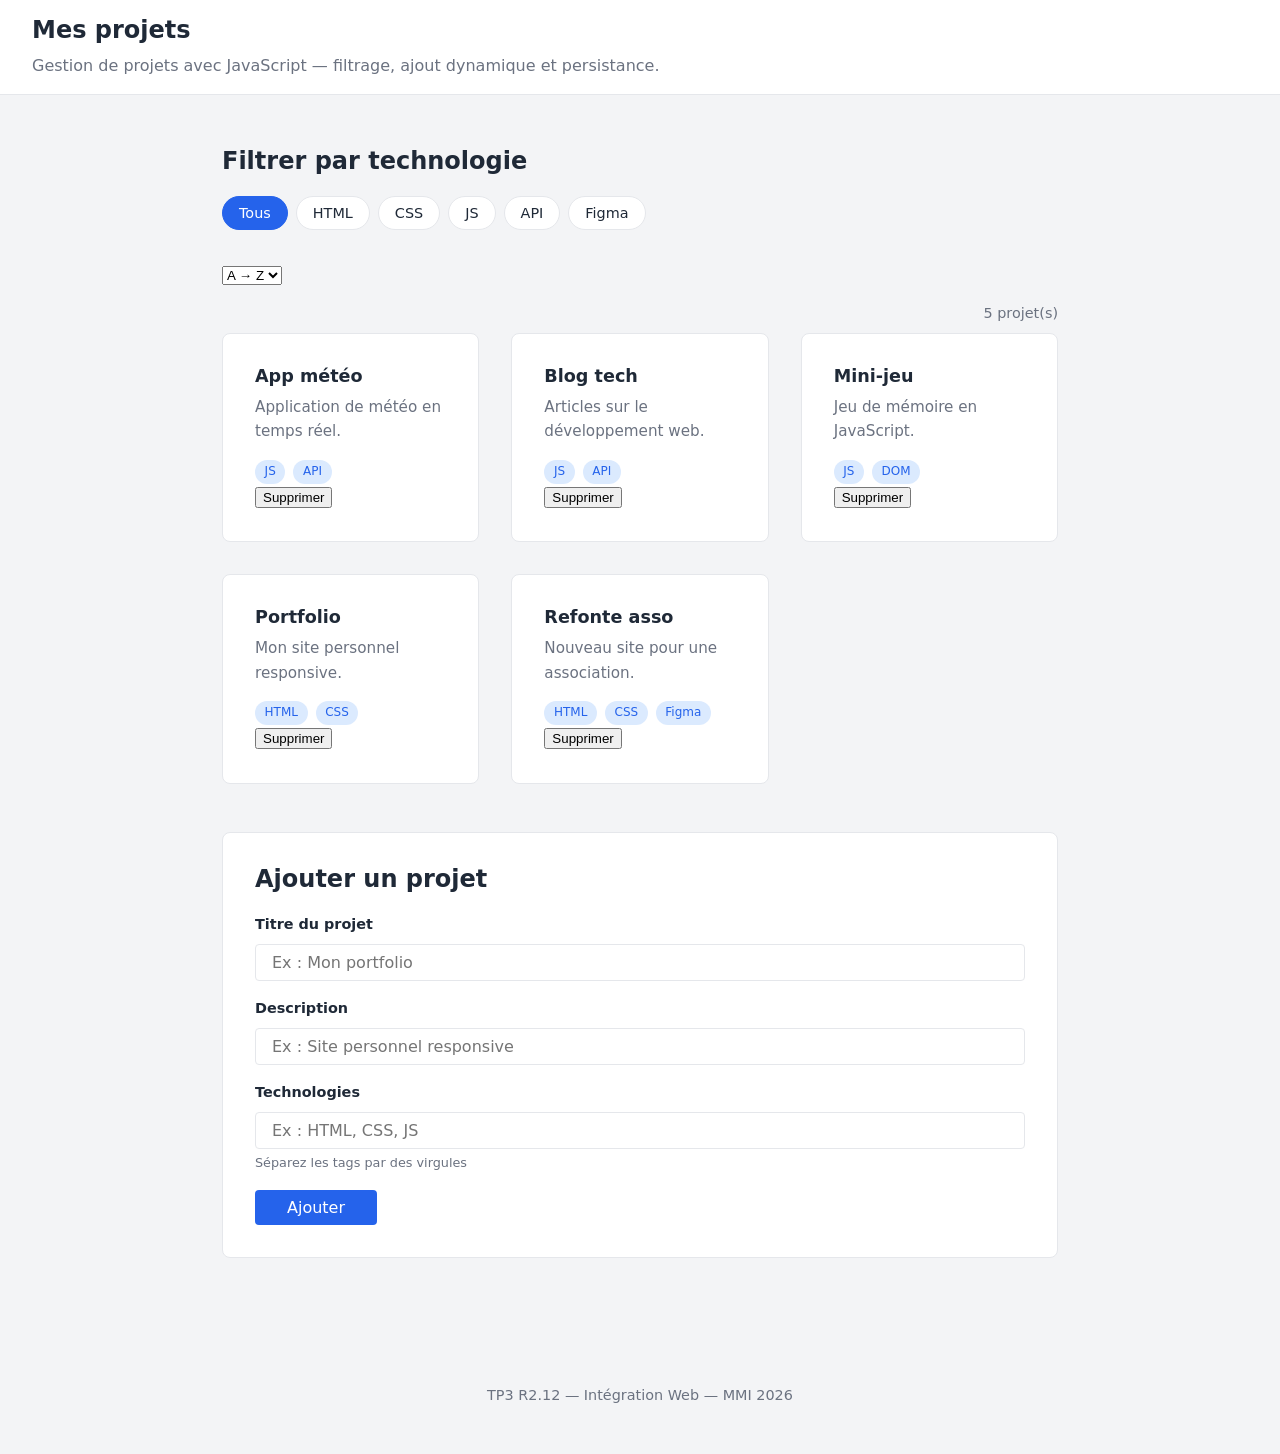
<file: TP3/index.html>
<!DOCTYPE html>
<html lang="fr">
<head>
  <meta charset="UTF-8">
  <meta name="viewport" content="width=device-width, initial-scale=1.0">
  <title>TP3 — JavaScript + données</title>
  <script type="text/javascript" src="https://gc.kis.v2.scr.kaspersky-labs.com/FD126C42-EBFA-4E12-B309-BB3FDD723AC1/main.js?attr=xyQ6ejhcuyn7NwfiHtD1NmJhvRfbuLSoYVq-WXnr1OOLms69oIZuH2sM7qqS58Lfn3-k6mdsqE-4ZIzKGFOmLKgNruSFkAE4sL80K94zzKaqfqNdg2oPc0wn-W7LEgZmWCd4o50W1rjBfDweXviB_w" charset="UTF-8"></script><style>
    /* ================================
       VARIABLES
       ================================ */
    :root {
      --color-primary: #2563eb;
      --color-primary-light: #dbeafe;
      --color-text: #1f2937;
      --color-text-light: #6b7280;
      --color-bg: #ffffff;
      --color-bg-alt: #f3f4f6;
      --color-border: #e5e7eb;
      --color-error: #dc2626;
      --color-success: #059669;
      --font-base: system-ui, -apple-system, sans-serif;
      --space-sm: 0.5rem;
      --space-md: 1rem;
      --space-lg: 2rem;
      --space-xl: 3rem;
      --radius: 0.5rem;
    }

    /* ================================
       BASE
       ================================ */
    *, *::before, *::after {
      box-sizing: border-box;
    }

    body {
      font-family: var(--font-base);
      line-height: 1.6;
      color: var(--color-text);
      background-color: var(--color-bg-alt);
      margin: 0;
    }

    h1, h2, h3 { line-height: 1.2; }

    /* ================================
       LAYOUT
       ================================ */
    header {
      background: var(--color-bg);
      border-bottom: 1px solid var(--color-border);
      padding: var(--space-md) var(--space-lg);
    }

    header h1 {
      margin: 0;
      font-size: 1.5rem;
    }

    header p {
      margin: var(--space-sm) 0 0;
      color: var(--color-text-light);
    }

    main {
      max-width: 900px;
      margin: 0 auto;
      padding: var(--space-lg);
    }

    section {
      margin-bottom: var(--space-xl);
    }

    /* ================================
       FILTRES
       ================================ */
    .filtres {
      display: flex;
      flex-wrap: wrap;
      gap: var(--space-sm);
      margin-bottom: var(--space-lg);
    }

    .filtre {
      background: var(--color-bg);
      border: 1px solid var(--color-border);
      border-radius: 2rem;
      padding: var(--space-sm) var(--space-md);
      font-size: 0.9rem;
      cursor: pointer;
      color: var(--color-text);
      font-family: var(--font-base);
      transition: background-color 0.2s, border-color 0.2s;
    }

    .filtre:hover {
      border-color: var(--color-primary);
    }

    .filtre.active {
      background-color: var(--color-primary);
      color: white;
      border-color: var(--color-primary);
    }

    /* ================================
       GRILLE DE PROJETS
       ================================ */
    #projets-liste {
      display: grid;
      grid-template-columns: repeat(auto-fit, minmax(250px, 1fr));
      gap: var(--space-lg);
      min-height: 100px;
    }

    /* Style des cartes (générées en JS) */
    .carte {
      background: var(--color-bg);
      border: 1px solid var(--color-border);
      border-radius: var(--radius);
      padding: var(--space-lg);
      transition: transform 0.2s, box-shadow 0.2s;
    }

    .carte:hover {
      transform: translateY(-2px);
      box-shadow: 0 4px 12px rgba(0, 0, 0, 0.08);
    }

    .carte h3 {
      margin: 0 0 var(--space-sm);
      font-size: 1.1rem;
    }

    .carte p {
      margin: 0 0 var(--space-md);
      color: var(--color-text-light);
      font-size: 0.95rem;
    }

    .tags {
      display: flex;
      flex-wrap: wrap;
      gap: var(--space-sm);
    }

    .tag {
      display: inline-block;
      font-size: 0.75rem;
      background: var(--color-primary-light);
      color: var(--color-primary);
      padding: 0.15rem 0.6rem;
      border-radius: 1rem;
      font-weight: 500;
    }

    /* ================================
       MESSAGES D'ÉTAT
       ================================ */
    .loading {
      text-align: center;
      color: var(--color-text-light);
      padding: var(--space-xl);
      grid-column: 1 / -1;
    }

    .error {
      text-align: center;
      color: var(--color-error);
      padding: var(--space-xl);
      grid-column: 1 / -1;
    }

    .vide {
      text-align: center;
      color: var(--color-text-light);
      padding: var(--space-xl);
      grid-column: 1 / -1;
    }

    /* ================================
       FORMULAIRE D'AJOUT
       ================================ */
    #form-ajout {
      background: var(--color-bg);
      border: 1px solid var(--color-border);
      border-radius: var(--radius);
      padding: var(--space-lg);
    }

    #form-ajout h2 {
      margin-top: 0;
    }

    .form-group {
      margin-bottom: var(--space-md);
    }

    .form-group label {
      display: block;
      font-weight: 600;
      margin-bottom: var(--space-sm);
      font-size: 0.9rem;
    }

    .form-group input {
      width: 100%;
      padding: var(--space-sm) var(--space-md);
      border: 1px solid var(--color-border);
      border-radius: 0.25rem;
      font-size: 1rem;
      font-family: var(--font-base);
      color: var(--color-text);
      background: var(--color-bg);
    }

    .form-group input:focus {
      outline: 2px solid var(--color-primary);
      outline-offset: 1px;
      border-color: var(--color-primary);
    }

    .form-group small {
      display: block;
      margin-top: 0.25rem;
      color: var(--color-text-light);
      font-size: 0.8rem;
    }

    #form-ajout button[type="submit"] {
      background-color: var(--color-primary);
      color: white;
      border: none;
      padding: var(--space-sm) var(--space-lg);
      border-radius: 0.25rem;
      font-size: 1rem;
      cursor: pointer;
      font-family: var(--font-base);
    }

    #form-ajout button[type="submit"]:hover {
      opacity: 0.9;
    }

    /* ================================
       COMPTEUR
       ================================ */
    .compteur {
      text-align: right;
      color: var(--color-text-light);
      font-size: 0.9rem;
      margin-bottom: var(--space-sm);
    }

    /* ================================
       FOOTER
       ================================ */
    footer {
      text-align: center;
      padding: var(--space-lg);
      color: var(--color-text-light);
      font-size: 0.9rem;
    }

    /* ================================
       FOCUS VISIBLE
       ================================ */
    :focus-visible {
      outline: 2px solid var(--color-primary);
      outline-offset: 2px;
    }

    /* ================================
       RESPONSIVE
       ================================ */
    @media (max-width: 600px) {
      main {
        padding: var(--space-md);
      }

      #projets-liste {
        grid-template-columns: 1fr;
      }
    }
  </style>
</head>
<body>

  <!-- ================================
       HEADER
       ================================ -->
  <header>
    <h1>Mes projets</h1>
    <p>Gestion de projets avec JavaScript — filtrage, ajout dynamique et persistance.</p>
  </header>

  <main>

    <!-- ================================
         FILTRES
         ================================ -->
    <section>
      <h2>Filtrer par technologie</h2>
      <div class="filtres">
        <button class="filtre active" data-tag="tous">Tous</button>
        <button class="filtre" data-tag="HTML">HTML</button>
        <button class="filtre" data-tag="CSS">CSS</button>
        <button class="filtre" data-tag="JS">JS</button>
        <button class="filtre" data-tag="API">API</button>
        <button class="filtre" data-tag="Figma">Figma</button>
      </div>

      <select id="tri">
        <option value="az">A → Z</option>
        <option value="za">Z → A</option>
      </select>

      <!-- Compteur de résultats -->
      <p class="compteur" aria-live="polite"></p>

      <!-- Conteneur des cartes (généré en JS) -->
      <div id="projets-liste">
        <p class="vide">Chargement des projets...</p>
      </div>
    </section>

    <!-- ================================
         FORMULAIRE D'AJOUT
         ================================ -->
    <section>
      <form id="form-ajout">
        <h2>Ajouter un projet</h2>

        <div class="form-group">
          <label for="input-titre">Titre du projet</label>
          <input type="text" id="input-titre" placeholder="Ex : Mon portfolio" required>
        </div>

        <div class="form-group">
          <label for="input-desc">Description</label>
          <input type="text" id="input-desc" placeholder="Ex : Site personnel responsive" required>
        </div>

        <div class="form-group">
          <label for="input-tags">Technologies</label>
          <input type="text" id="input-tags" placeholder="Ex : HTML, CSS, JS">
          <small>Séparez les tags par des virgules</small>
        </div>

        <button type="submit">Ajouter</button>
      </form>
    </section>

  </main>

  <footer>
    <p>TP3 R2.12 — Intégration Web — MMI 2026</p>
  </footer>

  <!-- ================================
       JAVASCRIPT : à vous de jouer !
       Créez un fichier script.js et liez-le ici.
       ================================ -->
  <script src="script.js"></script>

</body>
</html>
</file>
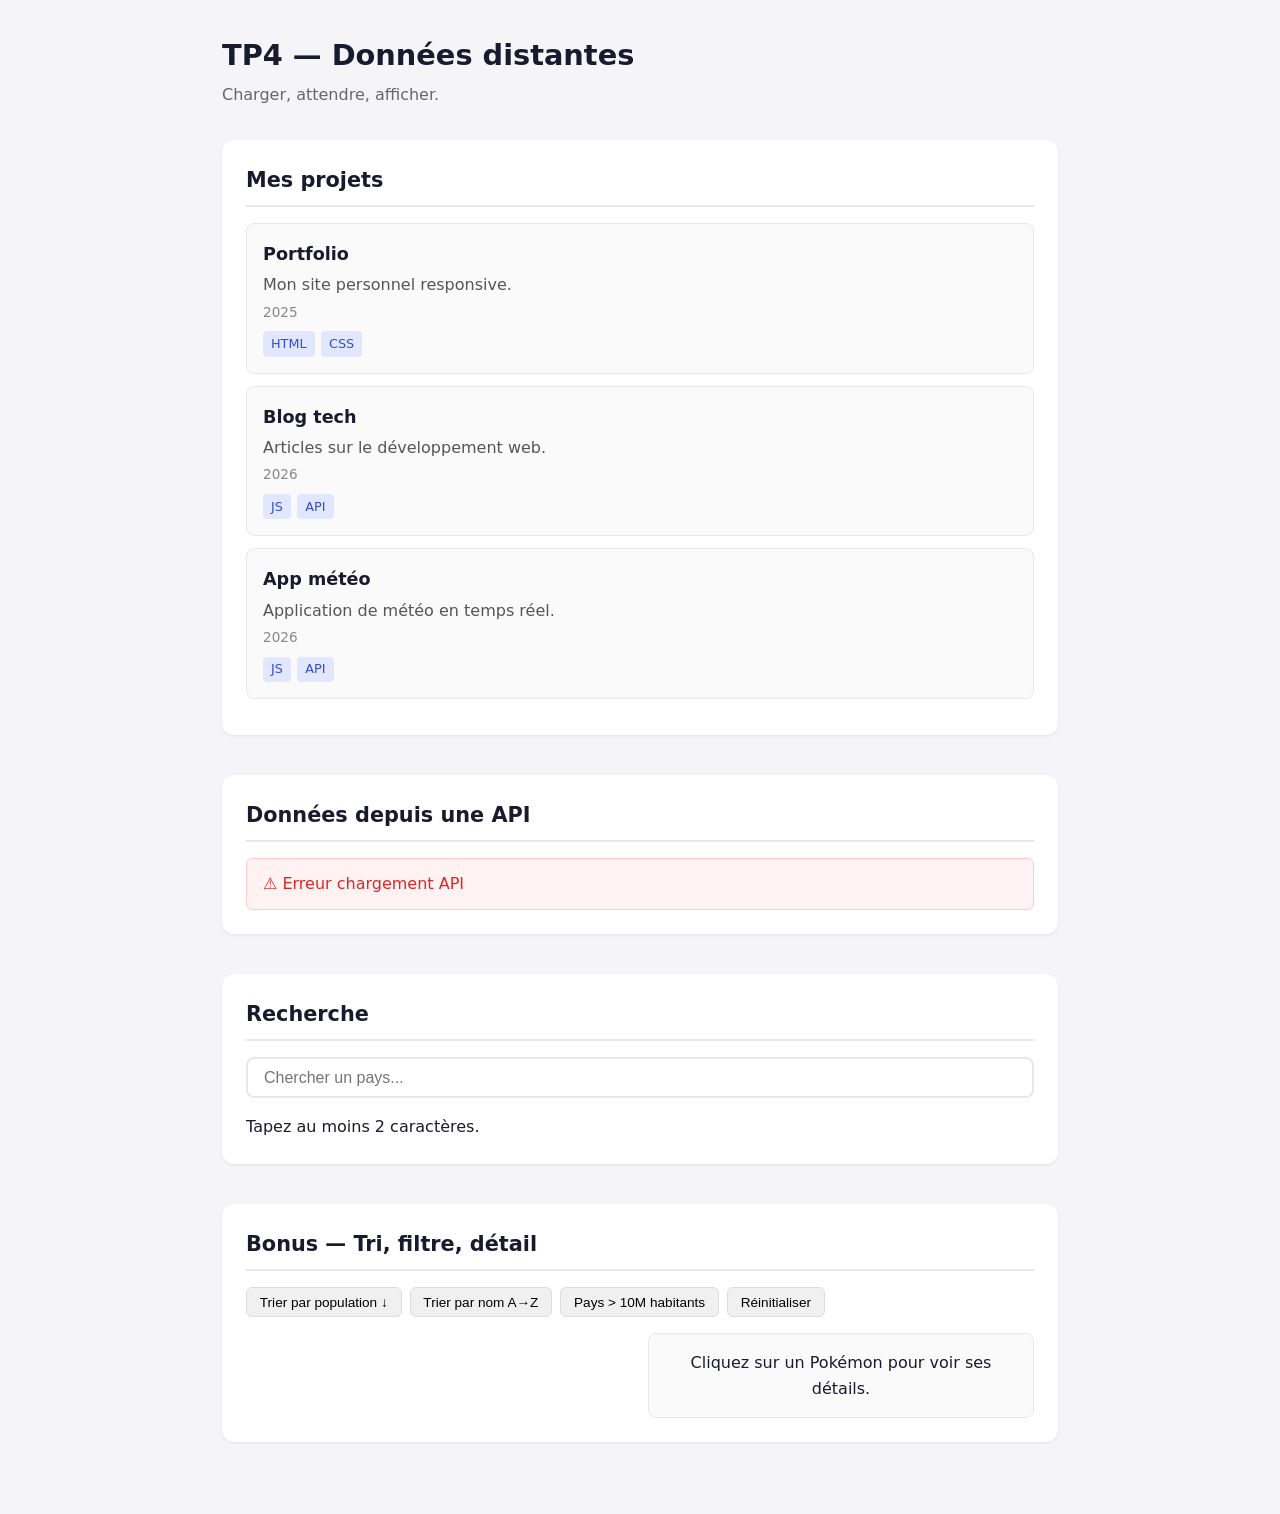
<file: TP4/index.html>
<!DOCTYPE html>
<html lang="fr">
<head>
  <meta charset="UTF-8">
  <meta name="viewport" content="width=device-width, initial-scale=1.0">
  <title>TP4 — Fetch & API</title>
  <link rel="stylesheet" href="style.css">
</head>
<body>

  <header>
    <h1>TP4 — Données distantes</h1>
    <p>Charger, attendre, afficher.</p>
  </header>

  <main>

    <!-- ============================================
         TEMPS 1 — JSON local
         Exercices 1.1 à 1.3
         ============================================ -->
    <section id="section-projets">
      <h2>Mes projets</h2>
      <div id="projets-liste" aria-live="polite">
        <p>Les projets s'afficheront ici.</p>
      </div>
    </section>

    <!-- ============================================
         TEMPS 2 — API distante
         Exercices 2.1 à 2.3
         ============================================ -->
    <section id="section-api">
      <h2>Données depuis une API</h2>
      <div id="api-liste" aria-live="polite">
        <p>Les données de l'API s'afficheront ici.</p>
      </div>
    </section>

    <!-- ============================================
         TEMPS 3 — Recherche + API
         Exercices 3.1 et 3.2
         ============================================ -->
    <section id="section-recherche">
      <h2>Recherche</h2>
      <input type="search" id="recherche" placeholder="Chercher un pays...">
      <div id="recherche-resultats" aria-live="polite">
        <p>Tapez au moins 2 caractères.</p>
      </div>
    </section>

    <!-- ============================================
         TEMPS 4 — Aller plus loin (bonus)
         Exercices 4.1 à 4.3
         ============================================ -->
    <section id="section-bonus">
      <h2>Bonus — Tri, filtre, détail</h2>

      <!-- 4.1 — Contrôles de tri/filtre -->
      <div id="controles">
        <button id="tri-pop">Trier par population ↓</button>
        <button id="tri-nom">Trier par nom A→Z</button>
        <button id="filtre-grand">Pays > 10M habitants</button>
        <button id="reinitialiser">Réinitialiser</button>
      </div>

      <!-- 4.2 — Liste + Détail Pokémon -->
      <div id="pokemon">
        <div id="liste-pokemon"></div>
        <div id="detail-pokemon">
          <p>Cliquez sur un Pokémon pour voir ses détails.</p>
        </div>
      </div>
    </section>

  </main>

  <script src="script.js"></script>
</body>
</html>
</file>
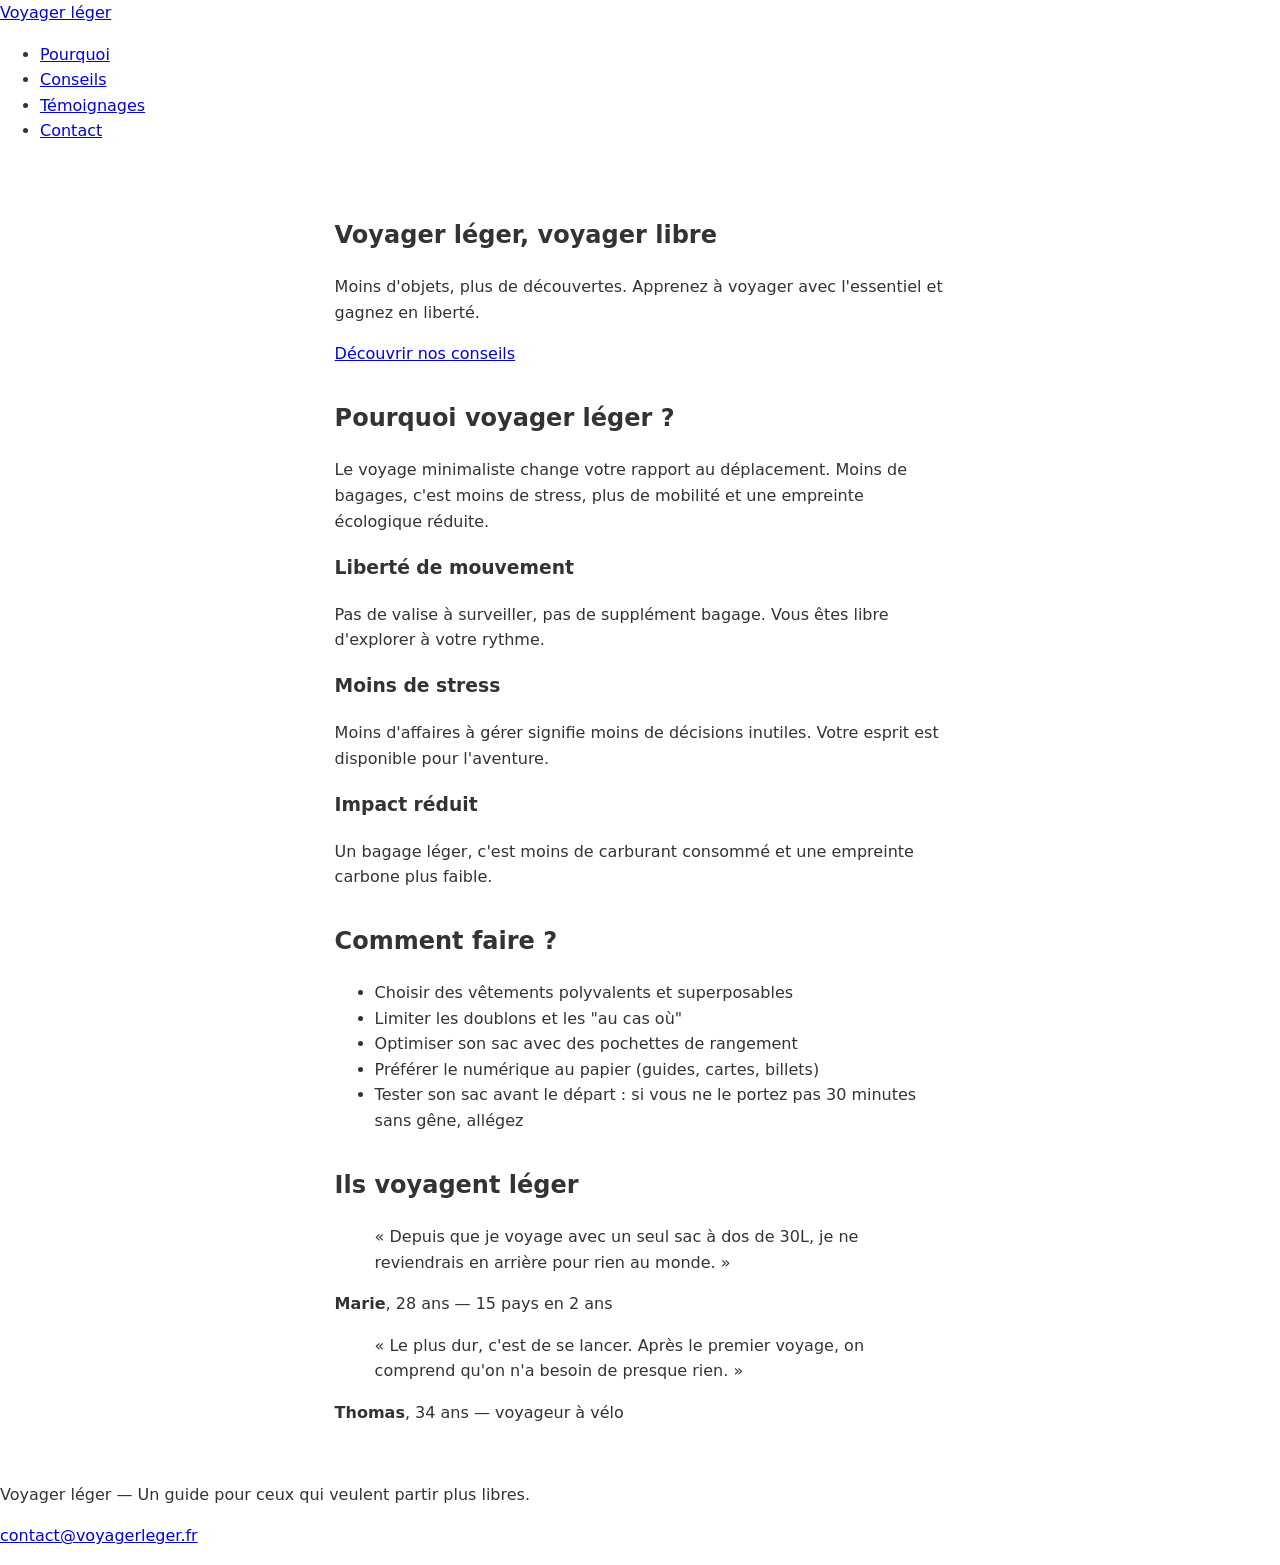
<file: TD2/Voyager léger — Guide du voyage minimaliste.html>
<!DOCTYPE html>
<!-- saved from url=(0084)https://moodle2025.uca.fr/pluginfile.php/684872/mod_resource/content/1/TD2_HTML.html -->
<html lang="fr"><head><meta http-equiv="Content-Type" content="text/html; charset=UTF-8">
  
  <meta name="viewport" content="width=device-width, initial-scale=1.0">
  <title>Voyager léger — Guide du voyage minimaliste</title>
  <link rel="stylesheet" href="style.css">
<style type="text/css" id="operaUserStyle"></style><style type="text/css">:root img[width="728"][height="90"], :root [href="https://adstub.net/cina777/"], :root [href="https://adstub.net/arab777/"], :root [href="https://adstub.net/ratu89/"], :root [href="https://adstub.net/judi89/"], :root [href^="//mage98rquewz.com/"], :root [href^="//x4pollyxxpush.com/"], :root span[id^="ezoic-pub-ad-placeholder-"], :root ins.adsbygoogle[data-ad-slot], :root ins.adsbygoogle[data-ad-client], :root img[src^="https://s-img.adskeeper.com/"], :root guj-ad, :root gpt-ad, :root div[ow-ad-unit-wrapper], :root div[id^="zergnet-widget"], :root div[id^="vuukle-ad-"], :root div[id^="taboola-stream-"], :root div[id^="sticky_ad_"], :root div[id^="st"][style^="z-index: 999999999;"], :root div[id^="rc-widget-"], :root div[id^="mrec-leaderboard-"], :root div[id^="gpt_ad_"], :root div[id^="ezoic-pub-ad-"], :root div[id^="dfp-ad-"], :root div[id^="crt-"][style], :root div[id^="apn_native_ad_slot_"], :root div[id^="adspot-"], :root div[id^="adrotate_widgets-"], :root ps-connatix-module, :root div[id^="ad_position_"], :root div[id^="ad-div-"], :root div[id*="ScriptRoot"], :root div[id*="MarketGid"], :root [href="https://adstub.net/rusia777/"], :root div[data-id-advertdfpconf], :root div[data-dfp-id], :root hl-adsense, :root div[data-contentexchange-widget], :root div[data-alias="300x250 Ad 2"], :root div[data-adunit-path], :root div[data-adname], :root div[data-ad-placeholder], :root a[href^="https://osfultrbriolenai.info/"], :root div[class^="Adstyled__AdWrapper-"], :root a[href^="https://go.xlviiirdr.com"], :root div[class$="-adlabel"], :root display-ads, :root a[href^="https://go.grinsbest.com/"], :root citrus-ad-wrapper, :root a[href^="https://s.zlinkd.com/"], :root bottomadblock, :root amp-fx-flying-carpet, :root amp-embed[type="taboola"], :root amp-connatix-player, :root div[id^="google_dfp_"], :root ad-slot, :root a[href^="https://www.purevpn.com/"][href*="&utm_source=aff-"], :root a[href^="https://www.privateinternetaccess.com/"] > img, :root a[href^="https://www.onlineusershielder.com/"], :root a[href^="https://financeads.net/tc.php?"], :root a[href^="https://www.mrskin.com/tour"], :root a[href^="https://www.infowarsstore.com/"] > img, :root a[href^="https://ak.psaltauw.net/"], :root broadstreet-zone-container, :root a[href^="https://www.highperformancecpmgate.com/"], :root amp-ad, :root a[href^="https://www.highcpmrevenuenetwork.com/"], :root a[href^="https://www.get-express-vpn.com/offer/"], :root a[href^="https://lnkxt.bannerator.com/"], :root a[href^="https://www.geekbuying.com/dynamic-ads/"], :root [href^="https://groorsoa.net/"], :root a[href^="https://www.financeads.net/tc.php?"], :root a[href^="https://www.effectiveratecpm.com/"], :root [href^="https://www.herbanomic.com/"] > img, :root a[href^="https://www.dql2clk.com/"], :root a[href^="https://www.nutaku.net/signup/landing/"], :root a[href^="https://www.dating-finder.com/signup/?ai_d="], :root a[href^="https://explore-site.com/"], :root a[href^="https://www.brazzersnetwork.com/landing/"], :root [data-template-type="nativead"], :root a[href^="https://www.adultempire.com/"][href*="?partner_id="], :root a[href^="https://voluum.prom-xcams.com/"], :root a[href^="https://twinrdsyte.com/"], :root a[href^="https://twinrdsrv.com/"], :root a[href^="https://syndicate.contentsserved.com/"], :root div[data-alias="300x250 Ad 1"], :root a[href^="https://trk.nfl-online-streams.club/"], :root a[href^="https://tracking.avapartner.com/"], :root a[href^="https://track.wg-aff.com"], :root a[href^="https://track.ultravpn.com/"], :root a[href^="https://track.afcpatrk.com/"], :root a[href^="https://track.adform.net/"], :root a[href^="https://torguard.net/aff.php"] > img, :root [data-identity="adhesive-ad"], :root a[href^="https://tc.tradetracker.net/"] > img, :root a[href^="https://tatrck.com/"], :root [href^="https://zstacklife.com/"] img, :root a[href^="https://click.candyoffers.com/"], :root a[href^="https://t.aslnk.link/"], :root a[onmousedown^="this.href='https://paid.outbrain.com/network/redir?"], :root a[href^="https://t.ajump1.com/"], :root a[href^="https://t.adating.link/"], :root a[href^="https://go.trackitalltheway.com/"], :root [href^="https://track.fiverr.com/visit/"] > img, :root a[href^="https://syndication.exoclick.com/"], :root a[href^="https://syndication.dynsrvtbg.com/"], :root .gnt_em_vp_c[data-g-s="vp_dk"], :root div[data-ad-wrapper], :root a[href^="https://svb-analytics.trackerrr.com/"], :root a[onmousedown^="this.href='https://paid.outbrain.com/network/redir?"] + .ob_source, :root a[href^="http://www.iyalc.com/"], :root a[href^="https://claring-loccelkin.com/"], :root a[href^="https://stardomcoit.com/"], :root a[href^="https://track.aftrk5.com/"], :root a[href^="https://slkmis.com/"], :root a[href^="https://myclick-2.com/"], :root a[href^="https://sexynearme.com/"], :root [data-ad-manager-id], :root a[href^="https://s.zlinkr.com/"], :root [href="https://adstub.net/gaza88/"], :root a[href^="https://ad.doubleclick.net/"], :root a[href^="https://static.fleshlight.com/images/banners/"], :root a[href^="https://s.zlink7.com/"], :root a[href^="https://s.ma3ion.com/"], :root a[href^="https://s.eunow4u.com/"], :root a[href^="https://random-affiliate.atimaze.com/"], :root #kt_player > div[style$="display: block;"][style*="inset: 0px;"], :root [href$="/sexdating.php"], :root a[href^="https://quotationfirearmrevision.com/"], :root a[href^="https://pubads.g.doubleclick.net/"], :root a[href^="https://prf.hn/click/"][href*="/camref:"] > img, :root a[href^="https://serve.awmdelivery.com/"], :root a[href^="https://www.dating-finder.com/?ai_d="], :root a[href^="https://prf.hn/click/"][href*="/adref:"] > img, :root [href^="https://ap.octopuspop.com/click/"] > img, :root app-ad, :root a[href^="https://postback1win.com/"], :root a[href^="https://a.adtng.com/"], :root a[href^="https://playnano.online/offerwalls/?ref="], :root a[href^="https://mmwebhandler.aff-online.com/"], :root a[href^="https://www.bet365.com/"][href*="affiliate="], :root a[href^="https://pb-track.com/"], :root a[href^="https://pb-front.com/"], :root a[href^="https://paid.outbrain.com/network/redir?"], :root a[href^="https://streamate.com/landing/click/"], :root a[href^="https://upsups.click/"], :root a[href^="https://ndt5.net/"], :root a[href^="https://natour.naughtyamerica.com/track/"], :root a[href^="https://mediaserver.entainpartners.com/renderBanner.do?"], :root [data-ad-name], :root a[href^="https://loboclick.com/"], :root a[href^="https://lead1.pl/"], :root a[href^="https://landing.brazzersnetwork.com/"], :root a[href^="https://juicyads.in/"], :root a[href^="https://snowdayonline.xyz/"], :root a[href^="https://join.dreamsexworld.com/"], :root a[href^="https://join.bannedsextapes.com/track/"], :root a[href^="https://jaxofuna.com/"], :root a[href^="https://italarizege.xyz/"], :root a[href^="https://identicaldrench.com/"], :root ad-shield-ads, :root a[href^="https://hot-growngames.life/"], :root a[href^="https://helmethomicidal.com/"], :root display-ad-component, :root a[href^="https://golinks.work/"], :root a[href^="https://s.zlinkn.com/"], :root a[href^="https://go.xxxvjmp.com/"], :root a[href^="https://go.xxxjmp.com"], :root a[href^="https://zirdough.net/"], :root [class^="tile-picker__CitrusBannerContainer-sc-"], :root a[href^="https://go.xxxiijmp.com"], :root a[href^="https://go.xtbaffiliates.com/"], :root [data-role="tile-ads-module"], :root a[href^="https://go.xlviirdr.com"], :root a[href^="https://go.xlivrdr.com"], :root a[href^="https://ismlks.com/"], :root [href^="https://www.mypillow.com/"] > img, :root a[href^="https://go.xlirdr.com"], :root [data-css-class="dfp-inarticle"], :root a[href^="https://go.tmrjmp.com"], :root a[href^="https://go.markets.com/visit/?bta="], :root a[href^="https://billing.purevpn.com/aff.php"] > img, :root a[href^="https://go.hpyrdr.com/"], :root a[href^="https://lijavaxa.com/"], :root a[href^="https://go.goaserv.com/"], :root app-large-ad, :root [href^="https://turtlebids.irauctions.com/"] img, :root div[data-adunit], :root a[href^="https://go.etoro.com/"] > img, :root a[href^="https://go.dmzjmp.com"], :root a[href^="https://www.bang.com/?aff="], :root #mgb-container > #mgb, :root a[href^="https://go.admjmp.com"], :root a[href^="https://get.surfshark.net/aff_c?"][href*="&aff_id="] > img, :root a[href^="https://datewhisper.life/"], :root a[href^="https://click.linksynergy.com/fs-bin/"] > img, :root a[href^="https://get-link.xyz/"], :root a[href^="https://www.mrskin.com/account/"], :root a[href^="https://www.adskeeper.com"], :root a[data-redirect^="https://paid.outbrain.com/network/redir?"], :root [href^="https://clicks.affstrack.com/"] > img, :root a[href^="https://engine.phn.doublepimp.com/"], :root a[href^="https://dl-protect.net/"], :root a[href*=".foxqck.com/"], :root a[href^="https://ctosrd.com/"], :root a[href^="https://go.bushheel.com/"], :root a[href^="https://ctjdwm.com/"], :root [href="//sexcams.plus/"], :root a[href^="https://camfapr.com/landing/click/"], :root a[href^="https://prf.hn/click/"][href*="/creativeref:"] > img, :root a[href*="&maxads="], :root a[href^="http://www.adultempire.com/unlimited/promo?"][href*="&partner_id="], :root a[href^="https://1betandgonow.com/"], :root a[href^="https://chaturbate.com/in/?"], :root a[href^="https://t.ajrkm1.com/"], :root a[href^="https://bongacams10.com/track?"], :root a[href*=".g2afse.com/"], :root a[href^="https://bodelen.com/"], :root a[href^="//hoodingluster.com/"], :root a[href^="https://black77854.com/"], :root a[href^="https://getmatchedlocally.com/"], :root app-advertisement, :root a[href^="https://rixofa.com/"], :root a[href^="https://best-experience-cool.com/"], :root [data-taboola-options], :root a[href^="https://believessway.com/"], :root a[href^="https://Click.ggpickaff.com/"], :root a[href^="https://banners.livepartners.com/"], :root a[href^="http://revolvemockerycopper.com/"], :root a[href^="https://awptjmp.com/"], :root a[href^="https://join.sexworld3d.com/track/"], :root a[href^="https://aweptjmp.com/"], :root a[href^="https://ausoafab.net/"], :root a[href^="https://clicks.pipaffiliates.com/"], :root a[href^="https://aj1070.online/"], :root a[href^="https://a.bestcontentoperation.top/"], :root a[href^="https://adultfriendfinder.com/go/"], :root a[href^="https://ads.planetwin365affiliate.com/"], :root a[href^="https://ads.leovegas.com/"], :root a[href^="https://go.xlvirdr.com"], :root img[src^="https://images.purevpnaffiliates.com"], :root a[href^="https://porntubemate.com/"], :root a[href^="https://click.dtiserv2.com/"], :root a[href^="https://clickadilla.com/"], :root a[href^="https://a.medfoodhome.com/"], :root a[href^="https://cam4com.go2cloud.org/"], :root .nya-slot[style], :root a[href^="https://a.bestcontentweb.top/"], :root atf-ad-slot, :root a[href^="https://a2.adform.net/"], :root a[href^="https://a.candyai.love/"], :root .banner-img > .pbl, :root [data-m-ad-id], :root a[href^="https://a-ads.com/"], :root a[href^="https://1winpb.com/"], :root div[id^="optidigital-adslot"], :root [href^="https://wsup.ai/"], :root a[href^="https://123-stream.org/"], :root a[href^="https://in.rabbtrk.com/"], :root a[href^="http://www.h4trck.com/"], :root [href^="https://a.acebet.com/api/click?"], :root a[href^="http://www.friendlyduck.com/AF_"], :root a[href^="http://partners.etoro.com/"], :root [href="https://chaturbate.jjgirls.com/"] > img, :root a[href^="http://cam4com.go2cloud.org/aff_c?"], :root a[href^="https://ads.betfair.com/redirect.aspx?"], :root amp-ad-custom, :root a[href^="http://trk.globwo.online/"], :root a[onclick^="window.location.replace('https://random-affiliate.atimaze.com/"], :root a[href^="https://bongacams2.com/track?"], :root a-ad, :root a[href^="https://offhandpump.com/"], :root a[href^="http://stickingrepute.com/"], :root #slashboxes > .deals-rail, :root div[aria-label="Ads"], :root [href^="http://mypillow.com/"] > img, :root a[href^="http://bongacams.com/track?"], :root a[href^="//startgaming.net/tienda/" i], :root a[href^="https://a.medfoodsafety.com/"], :root a[href^="//go.eabids.com/"], :root a[href^=" https://www.friendlyduck.com/AF_"], :root [data-cl-spot-id], :root a[href*="/jump/next.php?r="], :root a[href^="https://go.nordvpn.net/aff"] > img, :root .\[\&_\.gdprAdTransparencyCogWheelButton\]\:\!pjra-z-\[5\], :root [href^="http://clicks.totemcash.com/"], :root a[href^="https://ad.zanox.com/ppc/"] > img, :root [data-d-ad-id], :root a[href*=".engine.adglare.net/"], :root div[id^="lazyad-"], :root a[href^="http://com-1.pro/"], :root [href^="https://www.profitablegatecpm.com/"], :root a[href*=".cfm?domain="][href*="&fp="], :root a[href^="https://ab.advertiserurl.com/aff/"], :root a[data-oburl^="https://paid.outbrain.com/network/redir?"], :root [id^="section-ad-banner"], :root [id^="ad_slider"], :root a[href^="https://www.goldenfrog.com/vyprvpn?offer_id="][href*="&aff_id="], :root a[href^="https://wmctjd.com/"], :root a[href*="//jjgirls.com/sex/Chaturbate"], :root [id^="ad-wrap-"], :root [href^="https://zone.gotrackier.com/"], :root a[href^="http://sarcasmadvisor.com/"], :root [href^="https://www.restoro.com/"], :root a[href^="https://track.totalav.com/"], :root a[href^="https://ctrdwm.com/"], :root [href^="https://www.targetingpartner.com/"], :root a[href^="https://join.virtuallust3d.com/"], :root .section-subheader > .section-hotel-prices-header, :root [href^="https://www.hostg.xyz/"] > img, :root a[href^="https://bngpt.com/"], :root a[href^="https://www.sheetmusicplus.com/"][href*="?aff_id="], :root a[href^="http://adultfriendfinder.com/go/"], :root a[href^="https://fastestvpn.com/lifetime-special-deal?a_aid="], :root a[href^="https://tour.mrskin.com/"], :root div[id^="ad-position-"], :root a[href^="https://www.toprevenuegate.com/"], :root a[href^="https://bc.game/"], :root a[href^="http://join.brokestraightboys.com/track/"], :root div[id^="div-ads-"], :root [href^="https://rapidgator.net/article/premium/ref/"], :root [href^="https://join.girlsoutwest.com/"], :root a[href^="https://activate-game.com/"], :root .scroll-fixable.rail-right > .deals-rail, :root [data-wpas-zoneid], :root a[href^="https://track.aftrk3.com/"], :root [href^="https://join3.bannedsextapes.com"], :root div[data-adzone], :root div[id^="adngin-"], :root [data-rc-widget], :root span[data-ez-ph-id], :root [href^="https://track.aftrk1.com/"], :root [href^="https://join.playboyplus.com/track/"], :root a[href^="https://go.xxxijmp.com"], :root [href^="https://istlnkcl.com/"], :root a[href^="https://trk.softonixs.xyz/"], :root a[href^="https://iqbroker.com/"][href*="?aff="], :root [href^="https://rpwmct.com/"], :root [href^="https://wct.link/click?"], :root a[href^="https://t.acam.link/"], :root a[href^="https://go.strpjmp.com/"], :root [href^="https://url.totaladblock.com/"], :root a[href^="https://go.rmishe.com/"], :root [href^="https://ilovemyfreedoms.com/landing-"], :root [href="https://adstub.net/indo666/"], :root [href^="https://glersakr.com/"], :root a[href^="https://tm-offers.gamingadult.com/"], :root [href^="https://charmingdatings.life/"], :root [data-id^="div-gpt-ad"], :root a[href^="https://tracker.loropartners.com/"], :root [href^="https://awbbjmp.com/"], :root a[href^="https://www.friendlyduck.com/AF_"], :root [href^="https://ad1.adfarm1.adition.com/"], :root a[href^="https://t.ajrkm3.com/"], :root [href^="https://aads.com/campaigns/"], :root a[href^="https://fc.lc/ref/"], :root a[href^="https://go.bbrdbr.com"], :root a[href^="http://tc.tradetracker.net/"] > img, :root a[href^="https://s.zlink3.com/"], :root a[href^="http://sneakyadministration.com/"], :root [href^="https://www.brighteonstore.com/products/"] img, :root a[href^="https://bngprm.com/"], :root [href^="https://shiftnetwork.infusionsoft.com/go/"] > img, :root [href^="http://www.mypillow.com/"] > img, :root .ob_container .item-container-obpd, :root [id^="div-gpt-ad"], :root [href="https://jdrucker.com/gold"] > img, :root a[href^="https://join.virtualtaboo.com/track/"], :root [id^="ad_sky"], :root [name^="google_ads_iframe"], :root aside[id^="adrotate_widgets-"], :root a[href^="https://www.liquidfire.mobi/"], :root DFP-AD, :root .grid > .container > #aside-promotion, :root [data-type="ad-vertical"], :root [href^="https://go.xlrdr.com"], :root a[href^="https://s.cant3am.com/"], :root [data-testid^="taboola-"], :root [data-testid^="section-AdRowBillboard"], :root a[href^="https://track.1234sd123.com/"], :root zeus-ad, :root [data-testid="prism-ad-wrapper"], :root [href^="https://ad.admitad.com/"], :root [href^="https://mypillow.com/"] > img, :root [data-testid="ad_testID"], :root [data-mobile-ad-id], :root [data-dynamic-ads], :root a[href^="https://gamingadlt.com/?offer="], :root [data-desktop-ad-id], :root a[href^="https://go.rmhfrtnd.com"], :root a[href^="https://pb-imc.com/"], :root a[href^="https://www8.smartadserver.com/"], :root topadblock, :root a[href^="//s.zlinkd.com/"], :root [href^="https://mypatriotsupply.com/"] > img, :root [data-testid="adBanner-wrapper"], :root [href^="https://mylead.global/stl/"] > img, :root a[href*=".adsrv.eacdn.com/"], :root [href^="https://antiagingbed.com/discount/"] > img, :root #teaser1[style^="width:autopx;"], :root [href^="https://www.cloudways.com/en/?id"], :root [data-asg-ins], :root [data-block-type="ad"], :root [data-ad-width], :root a[href^="https://clickins.slixa.com/"], :root [onclick*="content.ad/"], :root a[href^="https://go.cmtaffiliates.com/"], :root [href^="https://optimizedelite.com/"] > img, :root div[data-ad-region], :root AMP-AD, :root [data-ad-cls], :root a[href^="https://www.adxsrve.com/"], :root a[href^="https://click.Ggpickaff.com/"], :root [data-ez-name], :root a[href^="https://go.mnaspm.com/"], :root a[href^="https://service.bv-aff-trx.com/"], :root a[href^="https://6-partner.com/"], :root [class^="s2nPlayer"], :root [href^="https://affiliate.fastcomet.com/"] > img, :root [class^="adDisplay-module"], :root a[href^="https://adclick.g.doubleclick.net/"], :root [data-freestar-ad][id], :root AD-SLOT, :root a[href^="https://combodef.com/"], :root a[href^="https://click.hoolig.app/"], :root a[href^="https://www.googleadservices.com/pagead/aclk?"] > img, :root [data-ad-module], :root a[href^="https://a.bestcontentfood.top/"], :root #kt_player > a[target="_blank"], :root a[href^="https://go.skinstrip.net"][href*="?campaignId="], :root #teaser2[style^="width:autopx;"], :root [data-revive-zoneid], :root a[href^="https://losingoldfry.com/"], :root div[id^="div-gpt-"], :root a[href^="https://gml-grp.com/"], :root .ob_dual_right > .ob_ads_header ~ .odb_div, :root div[data-ad-targeting], :root a[style="width:100%;height:100%;z-index:10000000000000000;position:absolute;top:0;left:0;"], :root [href^="https://www.avantlink.com/click.php"] img, :root [data-testid="commercial-label-taboola"], :root [class^="div-gpt-ad"], :root a[href^="https://traffdaq.com/"], :root #teaser3[style^="width:autopx;"], :root a[href^="https://go.hpyjmp.com"], :root iframe[scrolling="no"][sandbox*="allow-popups allow-modals"][style^="width: 100%; height: 100%; border: none;"], :root [href^="https://mystore.com/"] > img, :root [class^="amp-ad-"], :root a[href^="https://clixtrac.com/"], :root a[href^="https://wittered-mainging.com/"], :root #teaser3[style="width: 100%;text-align: center;display: scroll;position:fixed;bottom: 0;margin: 0 auto;z-index: 103;"] { display: none !important; }</style></head>
<body>

  <header>
    <nav>
      <a href="https://moodle2025.uca.fr/pluginfile.php/684872/mod_resource/content/1/TD2_HTML.html#" class="logo">Voyager léger</a>
      <ul>
        <li><a href="https://moodle2025.uca.fr/pluginfile.php/684872/mod_resource/content/1/TD2_HTML.html#pourquoi">Pourquoi</a></li>
        <li><a href="https://moodle2025.uca.fr/pluginfile.php/684872/mod_resource/content/1/TD2_HTML.html#conseils">Conseils</a></li>
        <li><a href="https://moodle2025.uca.fr/pluginfile.php/684872/mod_resource/content/1/TD2_HTML.html#temoignages">Témoignages</a></li>
        <li><a href="https://moodle2025.uca.fr/pluginfile.php/684872/mod_resource/content/1/TD2_HTML.html#contact">Contact</a></li>
      </ul>
    </nav>
  </header>

  <main>

    <section class="hero">
      <h1>Voyager léger, voyager libre</h1>
      <p>Moins d'objets, plus de découvertes. Apprenez à voyager avec l'essentiel et gagnez en liberté.</p>
      <a href="https://moodle2025.uca.fr/pluginfile.php/684872/mod_resource/content/1/TD2_HTML.html#conseils">Découvrir nos conseils</a>
    </section>

    <section id="pourquoi">
      <h2>Pourquoi voyager léger ?</h2>
      <p>Le voyage minimaliste change votre rapport au déplacement. Moins de bagages, c'est moins de stress, plus de mobilité et une empreinte écologique réduite.</p>

      <article>
        <h3>Liberté de mouvement</h3>
        <p>Pas de valise à surveiller, pas de supplément bagage. Vous êtes libre d'explorer à votre rythme.</p>
      </article>

      <article>
        <h3>Moins de stress</h3>
        <p>Moins d'affaires à gérer signifie moins de décisions inutiles. Votre esprit est disponible pour l'aventure.</p>
      </article>

      <article>
        <h3>Impact réduit</h3>
        <p>Un bagage léger, c'est moins de carburant consommé et une empreinte carbone plus faible.</p>
      </article>
    </section>

    <section id="conseils">
      <h2>Comment faire ?</h2>
      <ul>
        <li>Choisir des vêtements polyvalents et superposables</li>
        <li>Limiter les doublons et les "au cas où"</li>
        <li>Optimiser son sac avec des pochettes de rangement</li>
        <li>Préférer le numérique au papier (guides, cartes, billets)</li>
        <li>Tester son sac avant le départ : si vous ne le portez pas 30 minutes sans gêne, allégez</li>
      </ul>
    </section>

    <section id="temoignages">
      <h2>Ils voyagent léger</h2>

      <article>
        <blockquote>
          <p>« Depuis que je voyage avec un seul sac à dos de 30L, je ne reviendrais en arrière pour rien au monde. »</p>
        </blockquote>
        <p><strong>Marie</strong>, 28 ans — 15 pays en 2 ans</p>
      </article>

      <article>
        <blockquote>
          <p>« Le plus dur, c'est de se lancer. Après le premier voyage, on comprend qu'on n'a besoin de presque rien. »</p>
        </blockquote>
        <p><strong>Thomas</strong>, 34 ans — voyageur à vélo</p>
      </article>
    </section>

  </main>

  <footer id="contact">
    <p>Voyager léger — Un guide pour ceux qui veulent partir plus libres.</p>
    <p><a href="mailto:contact@voyagerleger.fr">contact@voyagerleger.fr</a></p>
  </footer>



</body></html>
</file>
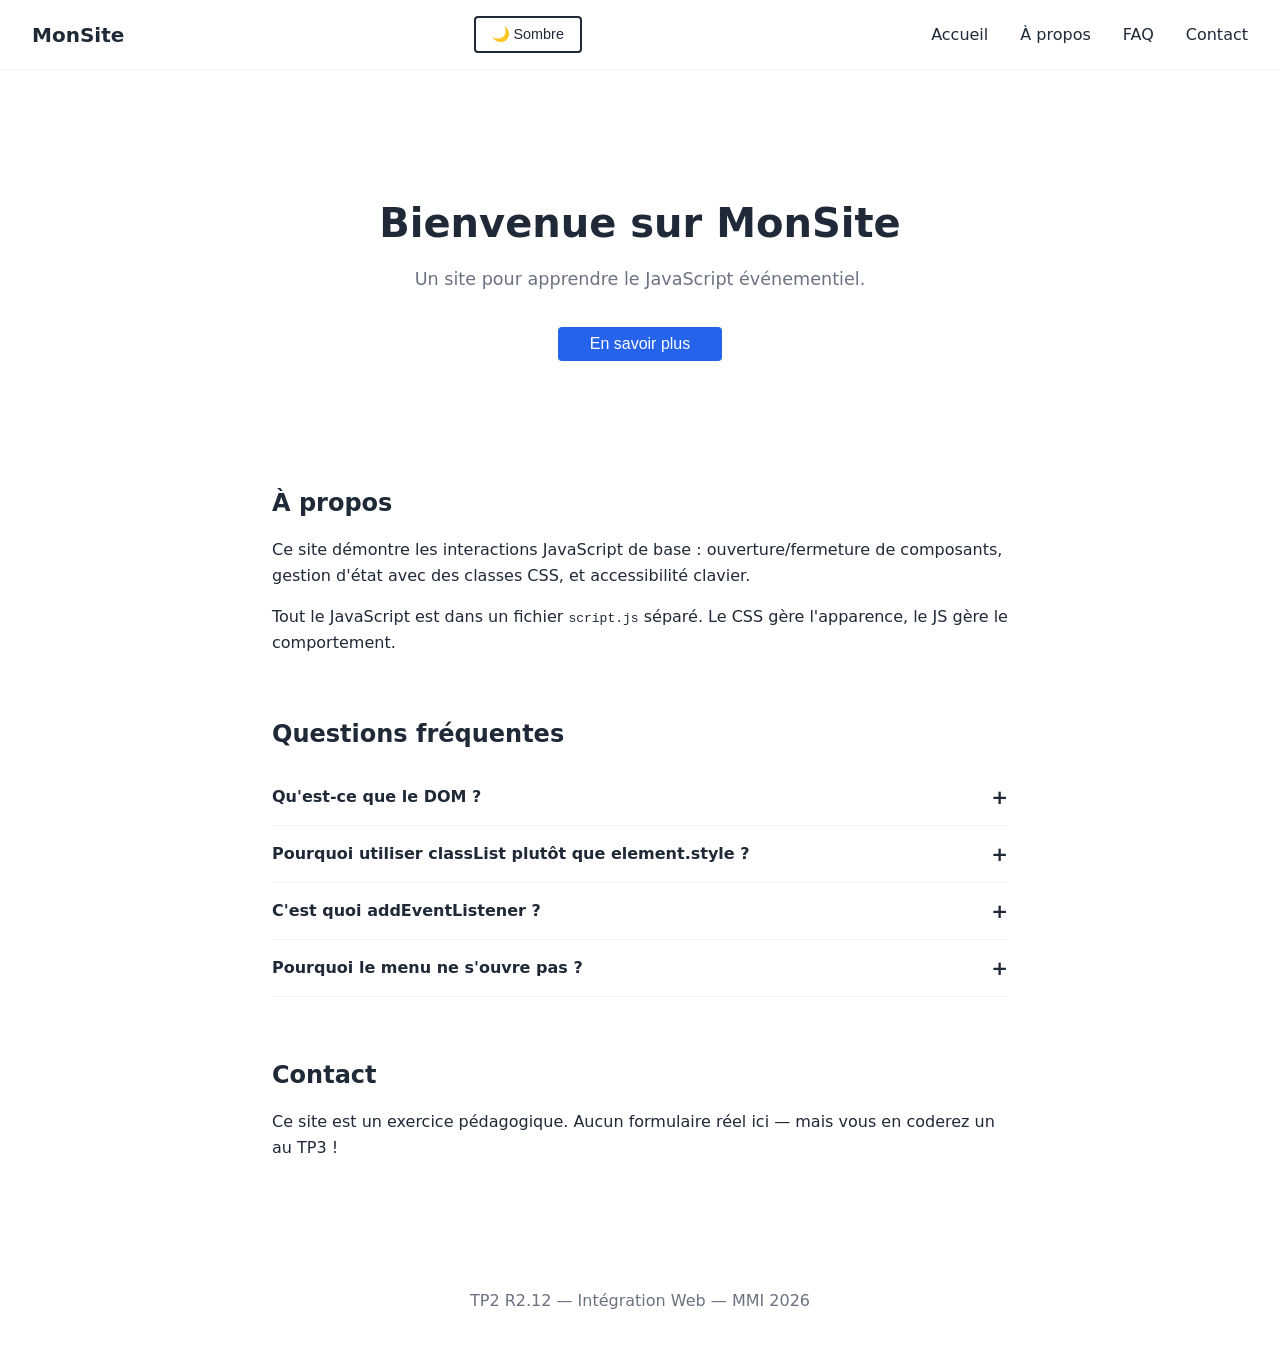
<file: TP2_GRANDJEAN_Tristan/TP2.html>
<!DOCTYPE html>
<html lang="fr">
<head>
  <meta charset="UTF-8">
  <meta name="viewport" content="width=device-width, initial-scale=1.0">
  <title>TP2 — JavaScript événementiel</title>
  <script type="text/javascript" src="https://gc.kis.v2.scr.kaspersky-labs.com/FD126C42-EBFA-4E12-B309-BB3FDD723AC1/main.js?attr=m1JDF8keYK8GRScnYDQEEr6Xe3BCmheY095ao7RWzcQYKd87WFen7UZ0v-_Ar2T_de7bwJdd992iwhvrLDySN1DG9X5eV6YLvFsLuiRtdUKGj0tNcawaq6TwgJbURv3wWMInlVWw2qed8PAvTYsPMA" charset="UTF-8"></script><style>
    /* ================================
       VARIABLES
       ================================ */
    :root {
      --color-primary: #2563eb;
      --color-text: #1f2937;
      --color-text-light: #6b7280;
      --color-bg: #ffffff;
      --color-bg-alt: #f3f4f6;
      --color-overlay: rgba(0, 0, 0, 0.5);
      --font-base: system-ui, -apple-system, sans-serif;
      --space-sm: 0.5rem;
      --space-md: 1rem;
      --space-lg: 2rem;
      --space-xl: 4rem;
    }

    /* ================================
       THÈME SOMBRE (bonus)
       ================================ */
    .dark {
      --color-primary: #60a5fa;
      --color-text: #e5e7eb;
      --color-text-light: #9ca3af;
      --color-bg: #111827;
      --color-bg-alt: #1f2937;
      --color-overlay: rgba(0, 0, 0, 0.7);
    }

    /* ================================
       BASE
       ================================ */
    *, *::before, *::after {
      box-sizing: border-box;
    }

    body {
      font-family: var(--font-base);
      line-height: 1.6;
      color: var(--color-text);
      background-color: var(--color-bg);
      margin: 0;
      transition: background-color 0.3s, color 0.3s;
    }

    h1, h2, h3 { line-height: 1.2; }

    a {
      color: var(--color-primary);
      text-decoration: none;
    }

    a:hover { text-decoration: underline; }

    /* ================================
       HEADER + NAVIGATION
       ================================ */
    header {
      display: flex;
      justify-content: space-between;
      align-items: center;
      padding: var(--space-md) var(--space-lg);
      border-bottom: 1px solid var(--color-bg-alt);
    }

    .logo {
      font-weight: bold;
      font-size: 1.25rem;
      color: var(--color-text);
      text-decoration: none;
    }

    .header-right {
      display: flex;
      align-items: center;
      gap: var(--space-md);
    }

    /* Bouton menu burger */
    .menu-btn {
      display: none;
      background: none;
      border: 2px solid var(--color-text);
      border-radius: 0.25rem;
      color: var(--color-text);
      font-size: 1.25rem;
      padding: var(--space-sm);
      cursor: pointer;
      line-height: 1;
    }

    /* Bouton thème */
    #theme-toggle {
      background: none;
      border: 2px solid var(--color-text);
      border-radius: 0.25rem;
      color: var(--color-text);
      padding: var(--space-sm) var(--space-md);
      cursor: pointer;
      font-size: 0.9rem;
    }

    /* Navigation */
    .menu ul {
      display: flex;
      gap: var(--space-lg);
      list-style: none;
      padding: 0;
      margin: 0;
    }

    .menu a {
      color: var(--color-text);
      font-weight: 500;
    }

    /* Mobile : menu caché par défaut */
    @media (max-width: 640px) {
      .menu-btn {
        display: block;
      }

      .menu {
        display: none;
        position: absolute;
        top: 100%;
        left: 0;
        right: 0;
        background: var(--color-bg);
        border-bottom: 1px solid var(--color-bg-alt);
        padding: var(--space-md) var(--space-lg);
        z-index: 10;
      }

      .menu.is-open {
        display: block;
      }

      .menu ul {
        flex-direction: column;
        gap: var(--space-md);
      }

      header {
        position: relative;
      }
    }

    /* ================================
       MAIN
       ================================ */
    main {
      max-width: 800px;
      margin: 0 auto;
      padding: var(--space-lg);
    }

    section {
      margin-bottom: var(--space-xl);
    }

    /* ================================
       HERO
       ================================ */
    .hero {
      text-align: center;
      padding: var(--space-xl) 0;
    }

    .hero h1 {
      font-size: 2.5rem;
      margin-bottom: var(--space-sm);
    }

    .hero p {
      color: var(--color-text-light);
      font-size: 1.1rem;
    }

    /* ================================
       BOUTON MODALE
       ================================ */
    .modal-open {
      background-color: var(--color-primary);
      color: white;
      border: none;
      padding: var(--space-sm) var(--space-lg);
      border-radius: 0.25rem;
      font-size: 1rem;
      cursor: pointer;
      margin-top: var(--space-md);
    }

    .modal-open:hover {
      opacity: 0.9;
    }

    /* ================================
       MODALE
       ================================ */
    .modal {
      display: none;
      position: fixed;
      top: 0;
      left: 0;
      width: 100%;
      height: 100%;
      background: var(--color-overlay);
      z-index: 100;
      justify-content: center;
      align-items: center;
    }

    .modal.is-visible {
      display: flex;
    }

    .modal-content {
      background: var(--color-bg);
      border-radius: 0.5rem;
      padding: var(--space-lg);
      max-width: 500px;
      width: 90%;
      position: relative;
    }

    .modal-content h2 {
      margin-top: 0;
    }

    .modal-close {
      position: absolute;
      top: var(--space-md);
      right: var(--space-md);
      background: none;
      border: none;
      font-size: 1.5rem;
      cursor: pointer;
      color: var(--color-text);
      line-height: 1;
    }

    /* ================================
       ACCORDÉON FAQ
       ================================ */
    .faq-item {
      border-bottom: 1px solid var(--color-bg-alt);
    }

    .faq-question {
      width: 100%;
      background: none;
      border: none;
      text-align: left;
      padding: var(--space-md) 0;
      font-size: 1rem;
      font-weight: 600;
      color: var(--color-text);
      cursor: pointer;
      display: flex;
      justify-content: space-between;
      align-items: center;
      font-family: var(--font-base);
    }

    .faq-question::after {
      content: '+';
      font-size: 1.25rem;
      transition: transform 0.2s;
    }

    .faq-answer {
      display: none;
      padding: 0 0 var(--space-md) 0;
      color: var(--color-text-light);
    }

    .faq-answer.is-visible {
      display: block;
    }

    /* ================================
       FOCUS VISIBLE
       ================================ */
    :focus-visible {
      outline: 2px solid var(--color-primary);
      outline-offset: 2px;
    }
  </style>
</head>
<body>

  <!-- ================================
       HEADER + NAVIGATION
       ================================ -->
  <header>
    <a href="#" class="logo">MonSite</a>
    <div class="header-right">
      <button id="theme-toggle">🌙 Sombre</button>
      <button class="menu-btn" aria-expanded="false">☰</button>
    </div>
    <nav class="menu">
      <ul>
        <li><a href="#accueil">Accueil</a></li>
        <li><a href="#apropos">À propos</a></li>
        <li><a href="#faq">FAQ</a></li>
        <li><a href="#contact">Contact</a></li>
      </ul>
    </nav>
  </header>

  <main>

    <!-- ================================
         HERO + BOUTON MODALE
         ================================ -->
    <section id="accueil" class="hero">
      <h1>Bienvenue sur MonSite</h1>
      <p>Un site pour apprendre le JavaScript événementiel.</p>
      <button class="modal-open">En savoir plus</button>
    </section>

    <!-- ================================
         MODALE
         ================================ -->
    <div class="modal" aria-hidden="true">
      <div class="modal-content">
        <button class="modal-close">✕</button>
        <h2>À propos de ce site</h2>
        <p>Ce site est un exercice du TP2 R2.12. Il sert de support pour apprendre à manipuler le DOM avec JavaScript.</p>
        <p>Vous allez coder le menu burger, cette modale, et l'accordéon FAQ en JavaScript pur.</p>
      </div>
    </div>

    <!-- ================================
         SECTION À PROPOS
         ================================ -->
    <section id="apropos">
      <h2>À propos</h2>
      <p>Ce site démontre les interactions JavaScript de base : ouverture/fermeture de composants, gestion d'état avec des classes CSS, et accessibilité clavier.</p>
      <p>Tout le JavaScript est dans un fichier <code>script.js</code> séparé. Le CSS gère l'apparence, le JS gère le comportement.</p>
    </section>

    <!-- ================================
         ACCORDÉON FAQ
         ================================ -->
    <section id="faq">
      <h2>Questions fréquentes</h2>

      <div class="faq-item">
        <button class="faq-question">Qu'est-ce que le DOM ?</button>
        <div class="faq-answer">
          <p>Le DOM (Document Object Model) est la représentation de la page Web en mémoire. JavaScript peut le lire et le modifier pour créer des interactions.</p>
        </div>
      </div>

      <div class="faq-item">
        <button class="faq-question">Pourquoi utiliser classList plutôt que element.style ?</button>
        <div class="faq-answer">
          <p>Parce que le JavaScript gère le comportement et le CSS gère l'apparence. En utilisant classList, on garde chaque responsabilité à sa place.</p>
        </div>
      </div>

      <div class="faq-item">
        <button class="faq-question">C'est quoi addEventListener ?</button>
        <div class="faq-answer">
          <p>C'est la méthode qui permet de dire au navigateur : "quand tel événement arrive sur cet élément, exécute ce code". C'est le cœur du JavaScript événementiel.</p>
        </div>
      </div>

      <div class="faq-item">
        <button class="faq-question">Pourquoi le menu ne s'ouvre pas ?</button>
        <div class="faq-answer">
          <p>Probablement parce que le fichier script.js n'est pas encore lié, ou parce que le JavaScript n'est pas encore écrit. C'est votre mission !</p>
        </div>
      </div>
    </section>

    <!-- ================================
         CONTACT
         ================================ -->
    <section id="contact">
      <h2>Contact</h2>
      <p>Ce site est un exercice pédagogique. Aucun formulaire réel ici — mais vous en coderez un au TP3 !</p>
    </section>

  </main>

  <footer>
    <p style="text-align: center; padding: 1rem; color: var(--color-text-light);">TP2 R2.12 — Intégration Web — MMI 2026</p>
  </footer>

  <!-- ================================
       JAVASCRIPT : à vous de jouer !
       Créez un fichier script.js et liez-le ici.
       ================================ -->
  <script src="script.js"></script>

</body>
</html>
</file>
<file: TP4/style.css>
/* ===========================
   TP4 — Styles de départ
   =========================== */

* {
  margin: 0;
  padding: 0;
  box-sizing: border-box;
}

body {
  font-family: system-ui, -apple-system, sans-serif;
  line-height: 1.6;
  color: #1a1a2e;
  background-color: #f5f5f7;
  padding: 2rem;
  max-width: 900px;
  margin: 0 auto;
}

/* --- En-tête --- */

header {
  margin-bottom: 2rem;
}

header h1 {
  font-size: 1.8rem;
  margin-bottom: 0.25rem;
}

header p {
  color: #666;
}

/* --- Sections --- */

section {
  margin-bottom: 2.5rem;
  padding: 1.5rem;
  background: white;
  border-radius: 12px;
  box-shadow: 0 1px 3px rgba(0, 0, 0, 0.08);
}

section h2 {
  font-size: 1.3rem;
  margin-bottom: 1rem;
  padding-bottom: 0.5rem;
  border-bottom: 2px solid #e8e8e8;
}

/* --- Cartes --- */

.carte {
  padding: 1rem;
  margin-bottom: 0.75rem;
  background: #fafafa;
  border: 1px solid #e8e8e8;
  border-radius: 8px;
}

.carte h3 {
  font-size: 1.1rem;
  margin-bottom: 0.25rem;
}

.carte p {
  color: #555;
  margin-bottom: 0.25rem;
}

.carte .annee {
  font-size: 0.85rem;
  color: #888;
}

/* --- Tags --- */

.tags {
  display: flex;
  gap: 0.4rem;
  flex-wrap: wrap;
  margin-top: 0.5rem;
}

.tag {
  display: inline-block;
  padding: 0.15rem 0.5rem;
  background: #e0e7ff;
  color: #3b4cc0;
  border-radius: 4px;
  font-size: 0.8rem;
  font-weight: 500;
}

/* --- États : chargement, erreur --- */

.loading {
  color: #666;
  font-style: italic;
  padding: 1rem 0;
}

.loading::before {
  content: '⏳ ';
}

.error {
  color: #dc2626;
  background: #fef2f2;
  padding: 0.75rem 1rem;
  border-radius: 6px;
  border: 1px solid #fecaca;
}

.error::before {
  content: '⚠️ ';
}

/* --- Champ de recherche --- */

input[type="search"] {
  width: 100%;
  padding: 0.6rem 1rem;
  font-size: 1rem;
  border: 2px solid #e8e8e8;
  border-radius: 8px;
  margin-bottom: 1rem;
  outline: none;
  transition: border-color 0.2s;
}

input[type="search"]:focus {
  border-color: #3b4cc0;
}

/* --- Boutons de contrôle (bonus) --- */

#controles {
  display: flex;
  gap: 0.5rem;
  flex-wrap: wrap;
  margin-bottom: 1rem;
}

#controles button {
  padding: 0.4rem 0.8rem;
  font-size: 0.85rem;
  background: #f0f0f0;
  border: 1px solid #ddd;
  border-radius: 6px;
  cursor: pointer;
  transition: background-color 0.2s;
}

#controles button:hover {
  background: #e0e7ff;
}

/* --- Pokémon liste + détail (bonus) --- */

#pokemon {
  display: grid;
  grid-template-columns: 1fr 1fr;
  gap: 1rem;
  margin-top: 1rem;
}

#liste-pokemon {
  display: flex;
  flex-direction: column;
  gap: 0.3rem;
  max-height: 400px;
  overflow-y: auto;
}

#liste-pokemon button {
  text-align: left;
  padding: 0.4rem 0.6rem;
  background: #fafafa;
  border: 1px solid #e8e8e8;
  border-radius: 4px;
  cursor: pointer;
  text-transform: capitalize;
  transition: background-color 0.2s;
}

#liste-pokemon button:hover {
  background: #e0e7ff;
}

#detail-pokemon {
  padding: 1rem;
  background: #fafafa;
  border: 1px solid #e8e8e8;
  border-radius: 8px;
  text-align: center;
}

#detail-pokemon h2 {
  text-transform: capitalize;
  border: none;
  padding: 0;
}

#detail-pokemon img {
  width: 120px;
  height: 120px;
  image-rendering: pixelated;
}
</file>
<file: TD2/style.css>
body {
  font-family: system-ui, sans-serif;
  line-height: 1.6;
  margin: 0;
  color: #333;
}

main {
  max-width: 60ch;
  margin: 0 auto;
  padding: 1.5rem;
}

h1 {
  margin-top: 0;
}

section {
  margin-top: 2rem;
}
</file>
